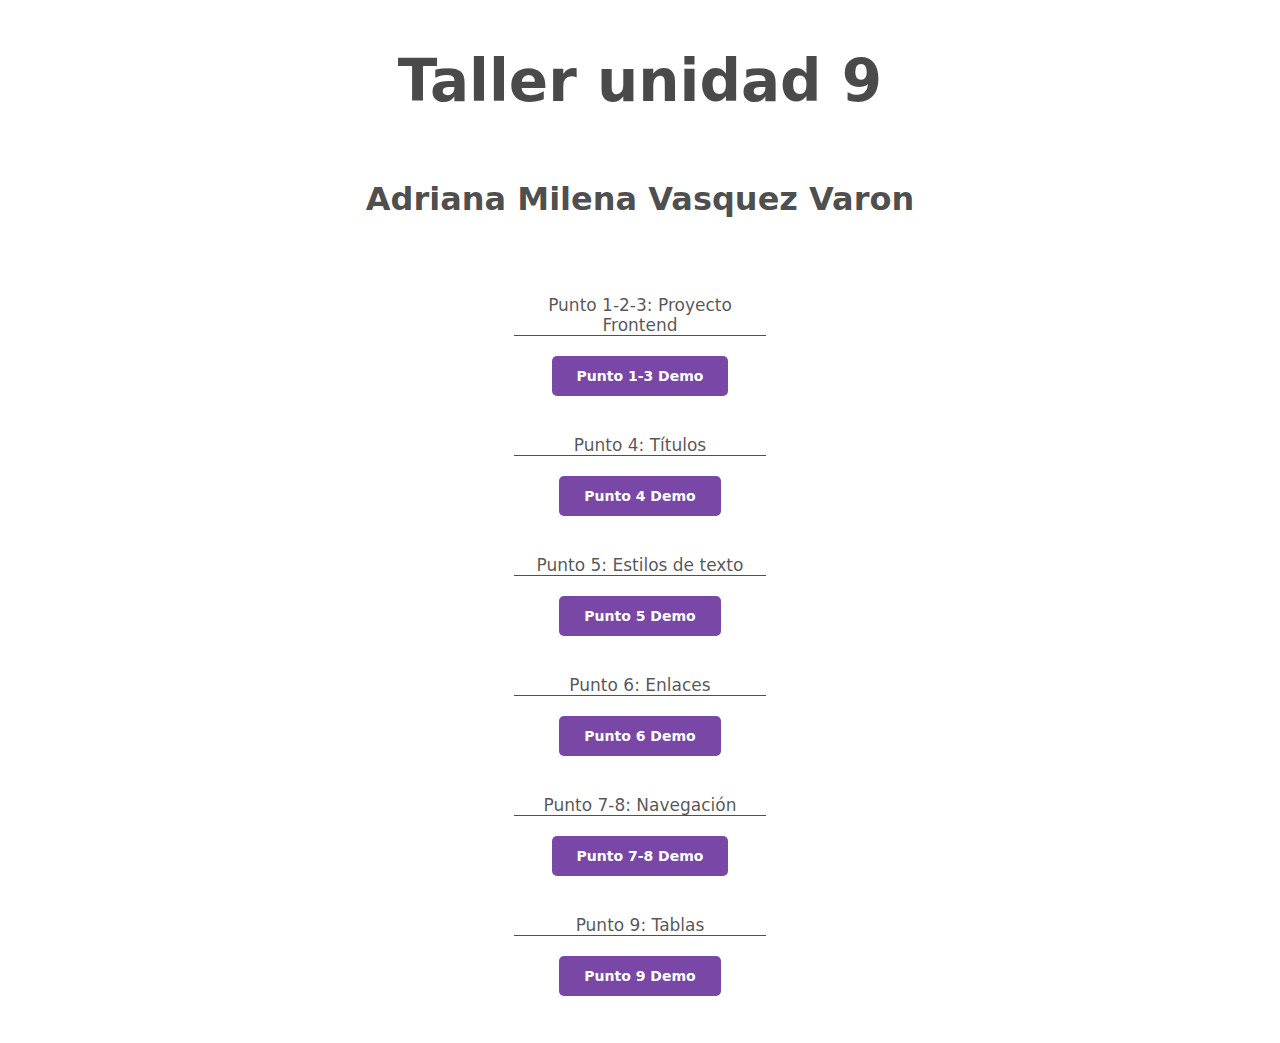
<file: index.html>
<!DOCTYPE html>
<html lang="en">
<head>
  <meta charset="UTF-8">
  <meta http-equiv="X-UA-Compatible" content="IE=edge">
  <meta name="viewport" content="width=device-width, initial-scale=1.0">
  <title>Taller 9 </title>
  <link rel="stylesheet" href="./styles/styles.css">
  

</head>
<body> 
  <div>
    <h1 >Taller unidad 9</h1>
    <h2>Adriana Milena Vasquez Varon</h2>
    <nav>
      <ul>
        <li>
          <p>
            Punto 1-2-3: Proyecto Frontend
          </p> 
          <a href="./punto-1-3/index.html">
            Punto 1-3 Demo
          </a>
        </li>
        <li>
          <p>
            Punto 4: Títulos
          </p> 
          <a href="./punto-4/index.html">
            Punto 4 Demo
          </a>
        </li>
        <li>
          <p>
            Punto 5: Estilos de texto
          </p>
          <a href="./punto-5/index.html">
            Punto 5 Demo
          </a>
        </li>
        <li>
          <p>
            Punto 6: Enlaces
          </p>
          <a href="./punto-6/index.html">
            Punto 6 Demo
          </a>
        </li>
        <li>
          <p>
            Punto 7-8: Navegación
          </p>
          <a href="./punto-7-8/index.html">
            Punto 7-8 Demo
          </a>
        </li>
        <li>
          <p>
            Punto 9: Tablas
          </p>
          <a href="./punto-9/index.html">
            Punto 9 Demo
          </a>
        </li>
      </ul>
    </nav>
  </div> 
</body>
</html>
</file>
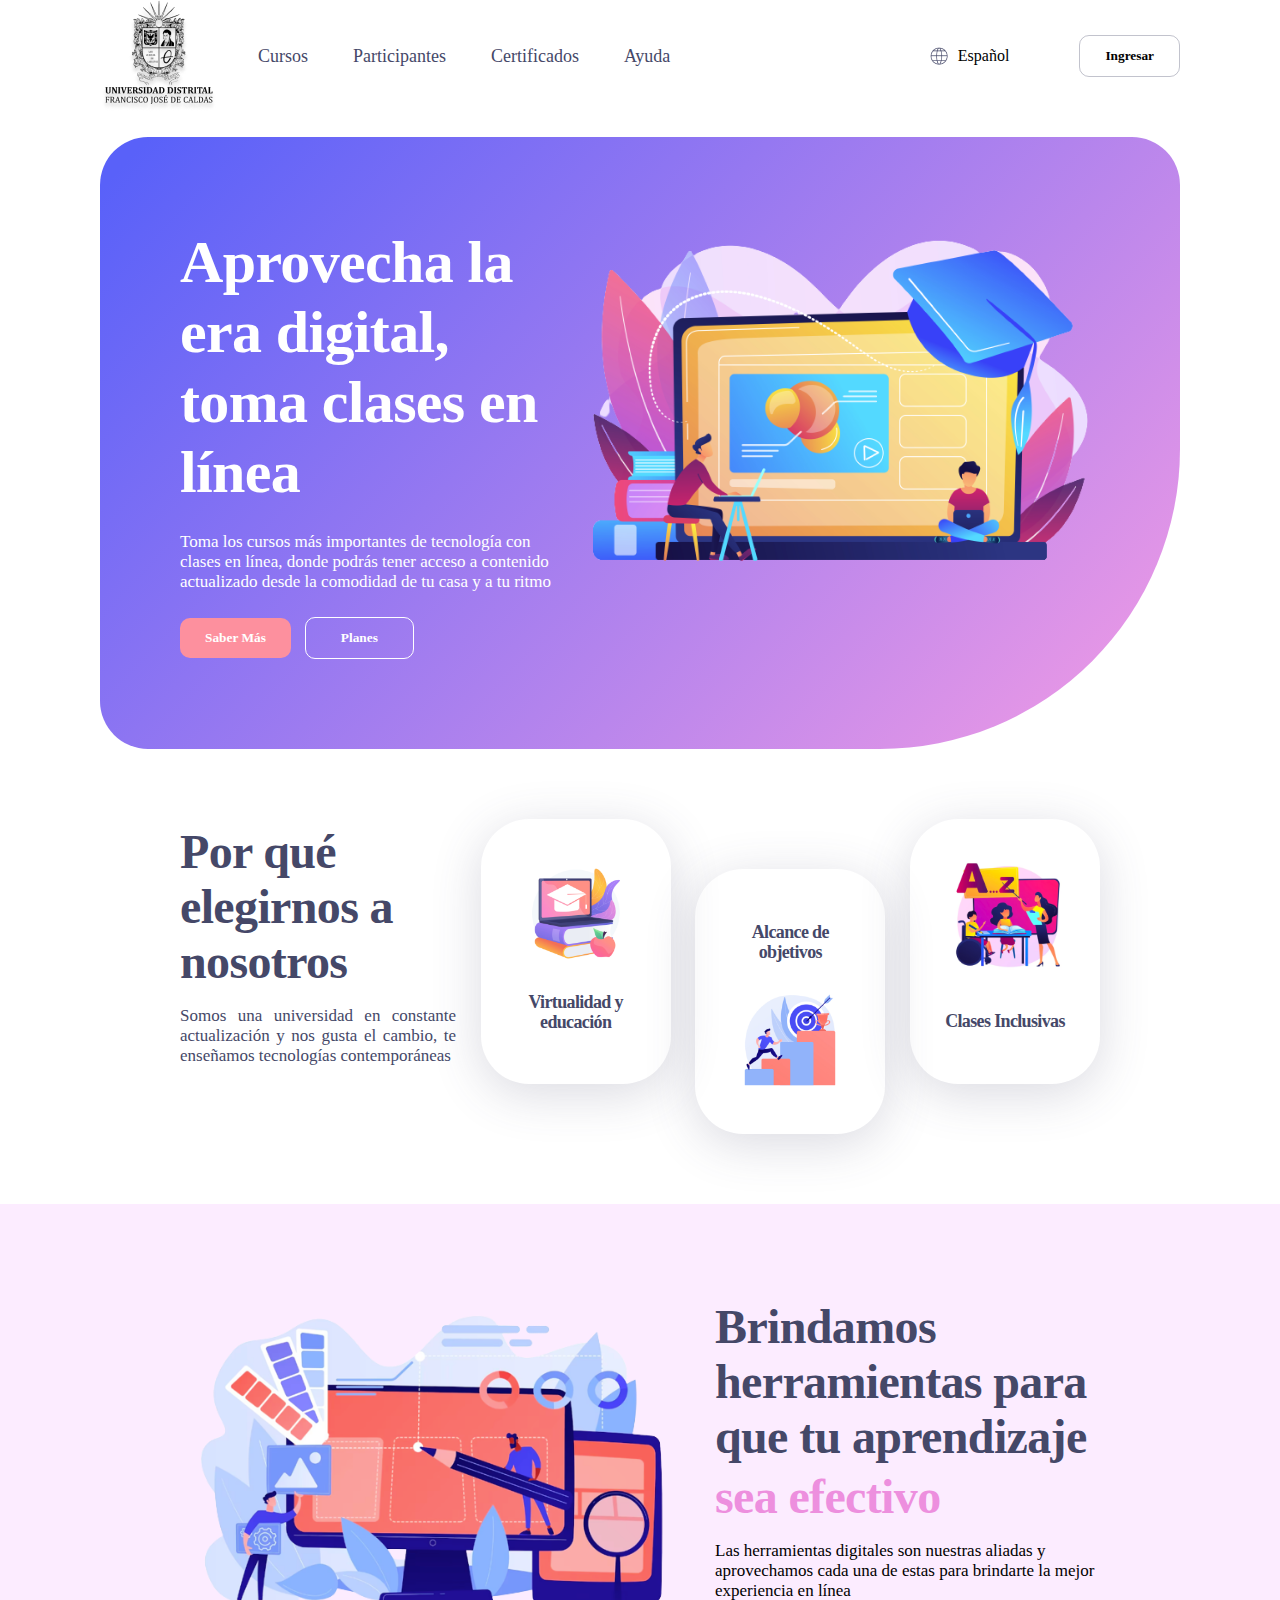
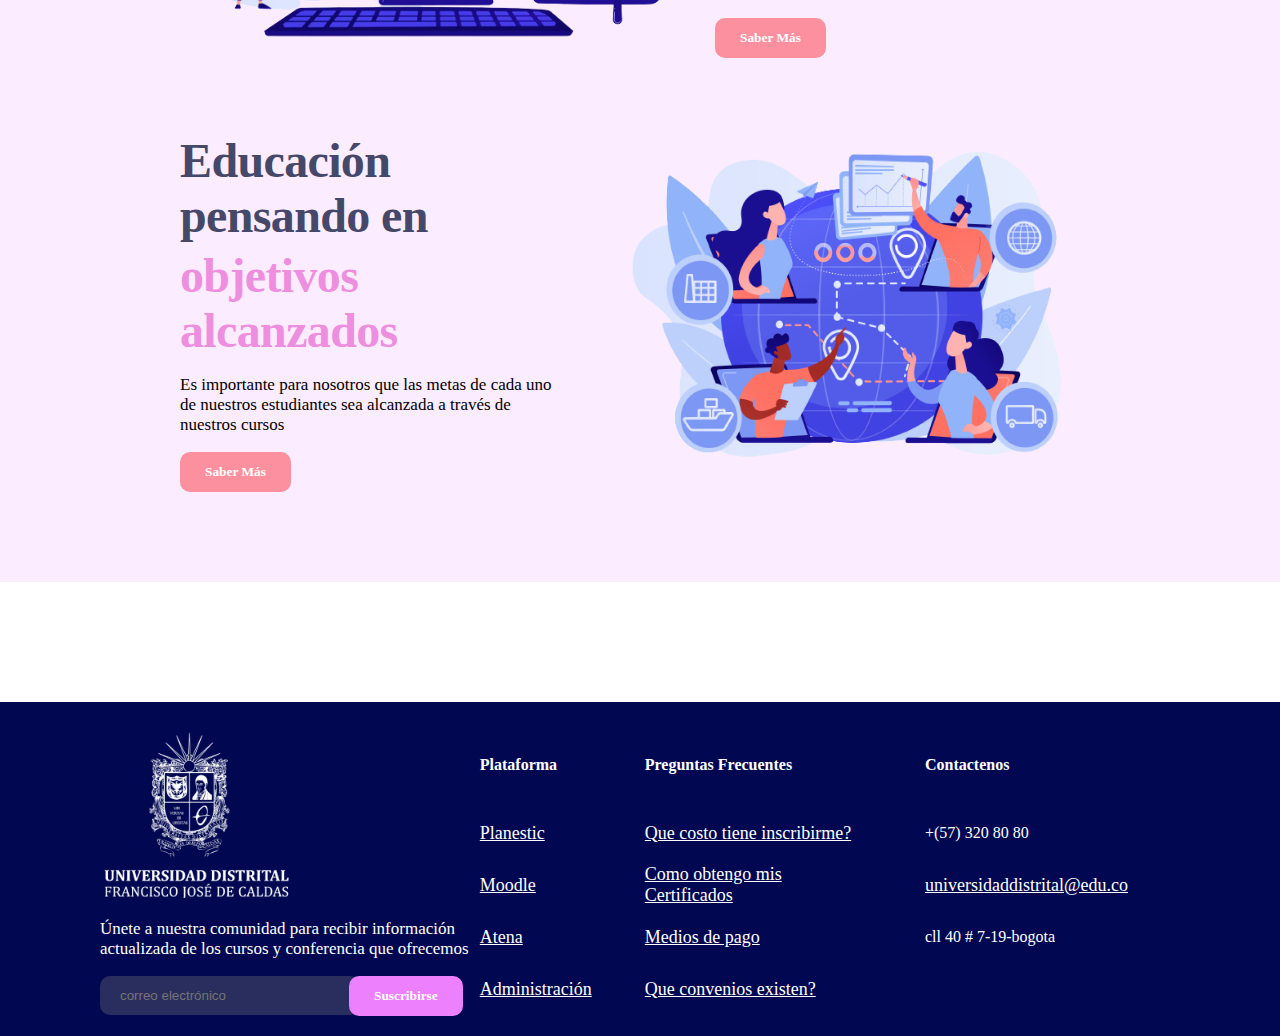
<file: punto-1-3/index.html>
<!DOCTYPE html>
<html lang="en">
  <head>
    <meta charset="UTF-8" />
    <meta http-equiv="X-UA-Compatible" content="IE=edge" />
    <meta name="viewport" content="width=device-width, initial-scale=1.0" />
    <title>UD Atenea Cursos</title>
    <link
      rel="stylesheet"
      href="https://indestructibletype.com/fonts/Jost.css"
      type="text/css"
      charset="utf-8"
    />
    <link rel="stylesheet" href="./styles/global-styles.css" />
    <link rel="stylesheet" href="./styles/header-styles.css" />
    <link rel="stylesheet" href="./styles/banner-styles.css" />
    <link rel="stylesheet" href="./styles/section-1-styles.css" />
    <link rel="stylesheet" href="./styles/section-2-styles.css" />
    <link rel="stylesheet" href="./styles/footer-styles.css" />
  </head>
  <body>
    <header>
      <div class="header__navigation">
        <img src="./public/images/header-logo.png" alt="main-logo" />
        <nav>
          <ul>
            <li><a href="#banner">Cursos</a></li>
            <li><a href="#section-1">Participantes</a></li>
            <li><a href="#section-2">Certificados</a></li>
            <li><a href="#footer">Ayuda</a></li>
          </ul>
        </nav>
      </div>
      <div class="header__settings">
        <div>
          <img src="./public/images/header-word.png" alt="word" />
          <span>Español</span>
        </div>
        <button>Ingresar</button>
      </div>
    </header>
    <main>
      <section id="banner">
        <div>
          <div>
            <h1>Aprovecha la era digital, toma clases en línea</h1>
            <p>
              Toma los cursos más importantes de tecnología con clases en línea,
              donde podrás tener acceso a contenido actualizado desde la
              comodidad de tu casa y a tu ritmo
            </p>
          </div>
          <div>
            <button class="button--orange">Saber Más</button>
            <button class="button--white">Planes</button>
          </div>
        </div>

        <img
          src="./public/images/banner-online.png"
          alt="online-education"
          width="550px"
          height="350px"
        />
      </section>
      <section id="section-1">
        <div class="section-1__info">
          <h2>Por qué elegirnos a nosotros</h2>
          <p>
            Somos una universidad en constante actualización y nos gusta el
            cambio, te enseñamos tecnologías contemporáneas
          </p>
        </div>
        <div class="section-1__card">
          <img
            src="./public/images/section1-education.png"
            alt="education"
            width="120px"
            height="120px"
          />
          <h3>Virtualidad y educación</h3>
        </div>
        <div class="section-1__card section-1__card-dow">
          <h3>Alcance de objetivos</h3>
          <img
            src="./public/images/section1-goals.png"
            alt="goals"
            width="120px"
            height="120px"
          />
        </div>
        <div class="section-1__card">
          <img
            src="./public/images/section1-teach.png"
            alt="teach"
            width="120px"
            height="120px"
          />
          <h3>Clases Inclusivas</h3>
        </div>
      </section>
      <section id="section-2">
        <div class="section-2__info">
          <img
            src="./public/images/section2-tools.png"
            alt="tools"
            width="500px"
            height="350px"
          />
          <div>
            <h2>Brindamos herramientas para que tu aprendizaje</h2>
            <h2 class="section-2__bub-pink">sea efectivo</h2>
            <p>
              Las herramientas digitales son nuestras aliadas y aprovechamos
              cada una de estas para brindarte la mejor experiencia en línea
            </p>
            <button class="button--orange">Saber Más</button>
          </div>
        </div>
        <div class="section-2__info">
          <div>
            <h2>Educación pensando en</h2>
            <h2 class="section-2__bub-pink">objetivos alcanzados</h2>
            <p>
              Es importante para nosotros que las metas de cada uno de nuestros
              estudiantes sea alcanzada a través de nuestros cursos
            </p>
            <button class="button--orange">Saber Más</button>
          </div>
          <img
            src="./public/images/section2-goals.png"
            alt="goals"
            width="500px"
            height="350px"
          />
        </div>
      </section>
    </main>
    <footer id="footer">
      <div class="footer__info">
        <img
          src="./public/images/footer-logo.png"
          alt="footer-logo"
          width="200px"
          height="175px"
        />
        <div>
          <p>
            Únete a nuestra comunidad para recibir información actualizada de
            los cursos y conferencia que ofrecemos
          </p>
          <form method="post">
            <input
              id="email"
              type="email"
              name="user_name"
              placeholder="correo electrónico"
            />
            <button class="button--pink">Suscribirse</button>
          </form>
        </div>
      </div>
      <div>
        <table>
          <tr>
            <th>Plataforma</th>
            <th>Preguntas Frecuentes</th>
            <th>Contactenos</th>
          </tr>
          <tr>
            <td><a href="">Planestic</a></td>
            <td><a href="">Que costo tiene inscribirme?</a></td>
            <td>+(57) 320 80 80</td>
          </tr>
          <tr>
            <td><a href="">Moodle</a></td>
            <td><a href="">Como obtengo mis Certificados</a></td>
            <td><a href="">universidaddistrital@edu.co</a></td>
          </tr>
          <tr>
            <td><a href="">Atena</a></td>
            <td><a href="">Medios de pago</a></td>
            <td>cll 40 # 7-19-bogota</td>
          </tr>
          <tr>
            <td><a href="">Administración</a></td>
            <td><a href="">Que convenios existen?</a></td>
          </tr>
        </table>
      </div>
    </footer>
  </body>
</html>
</file>
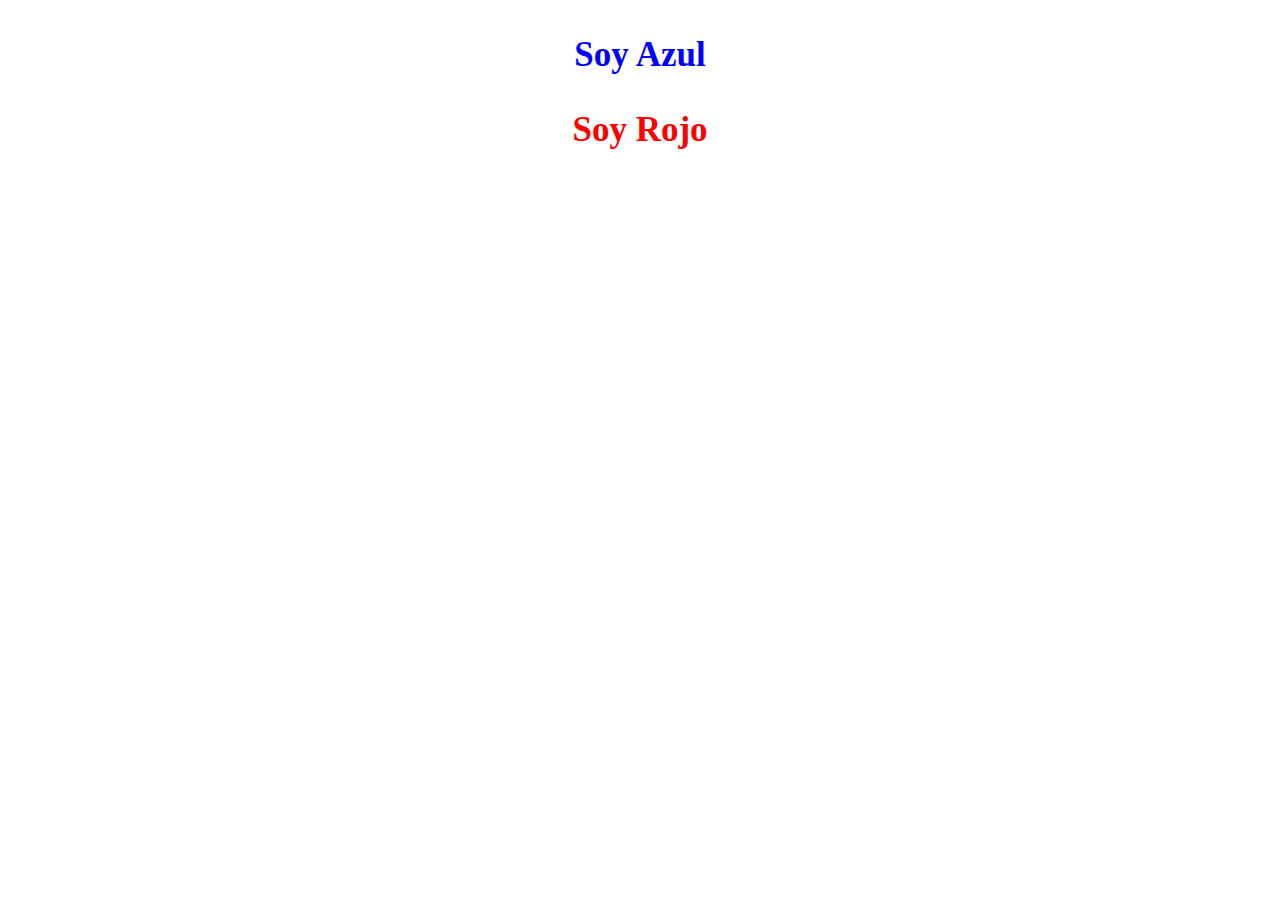
<file: punto-4/index.html>
<!DOCTYPE html>
<html lang="en">
<head>
    <meta charset="UTF-8" />
    <meta http-equiv="X-UA-Compatible" content="IE=edge" />
    <meta name="viewport" content="width=device-width, initial-scale=1.0" />
    <title>Punto-4</title>
    <link rel="stylesheet" href="./styles/text-styles.css.css" />
</head>
<body>
    <h3 class="text-blue">Soy Azul</h3>
    <h3 class="text-red">Soy Rojo</h3>
</body>
</html>
</file>
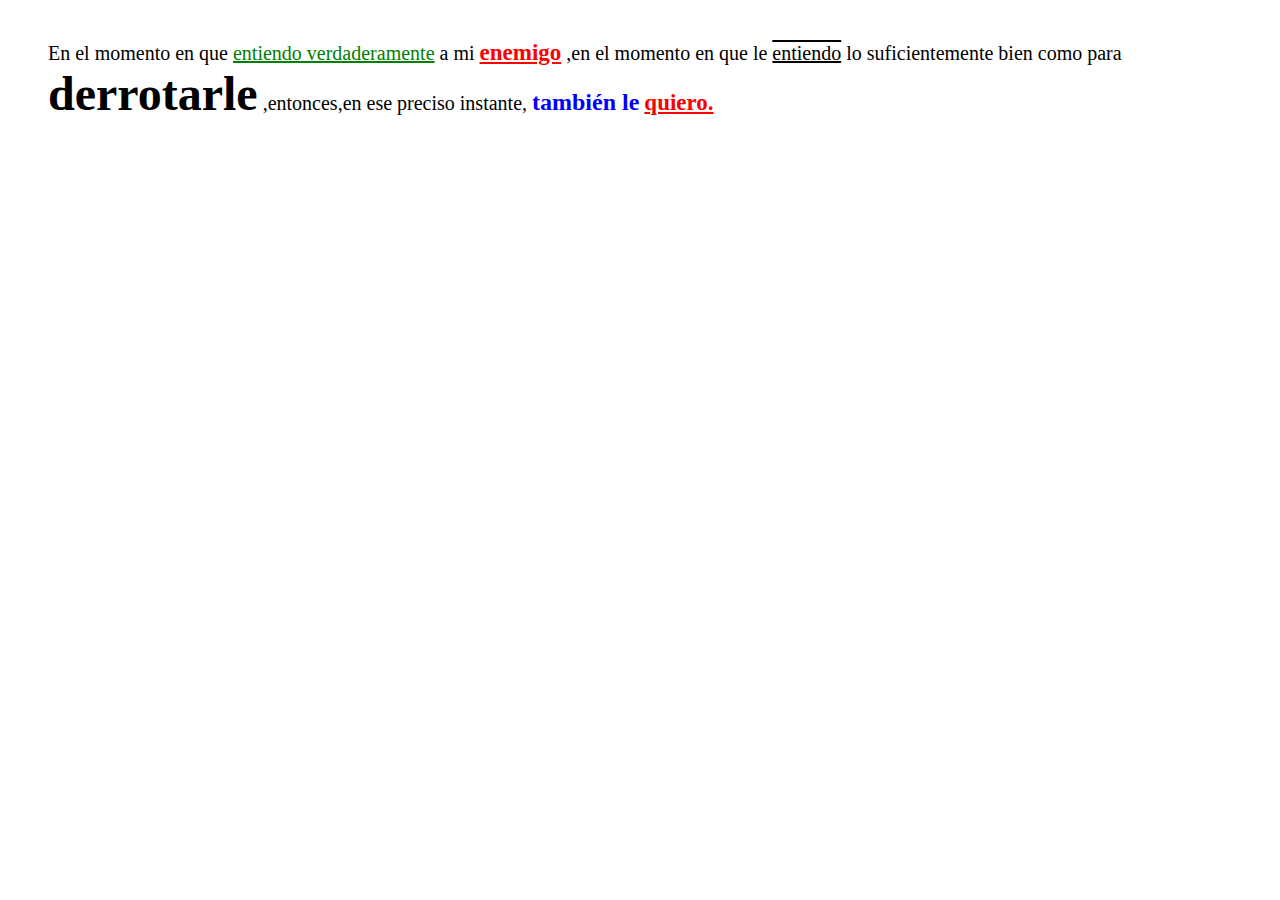
<file: punto-5/index.html>
<!DOCTYPE html>
<html lang="en">
  <head>
    <meta charset="UTF-8" />
    <meta http-equiv="X-UA-Compatible" content="IE=edge" />
    <meta name="viewport" content="width=device-width, initial-scale=1.0" />
    <title>punto 5</title>
    <link rel="stylesheet" href="./styles/parrafo-styles.css" />
</head>
<body>
    <p>
    <span>En el momento en que </span> 
    <u class="green">entiendo verdaderamente</u>
    <span>a mi</span>
    <b class="red">enemigo</b>
    <span>,en el momento en que le </span>
    <u class="underline">entiendo</u>
    <span>lo suficientemente bien como para </span>
    <strong class="negrilla">derrotarle</strong>
    <span>,entonces,en ese preciso instante,</span>
    <strong class="blue">también le</strong>
    <strong class="red">quiero.</strong>

   
    </p>
</body>
</html>
</file>
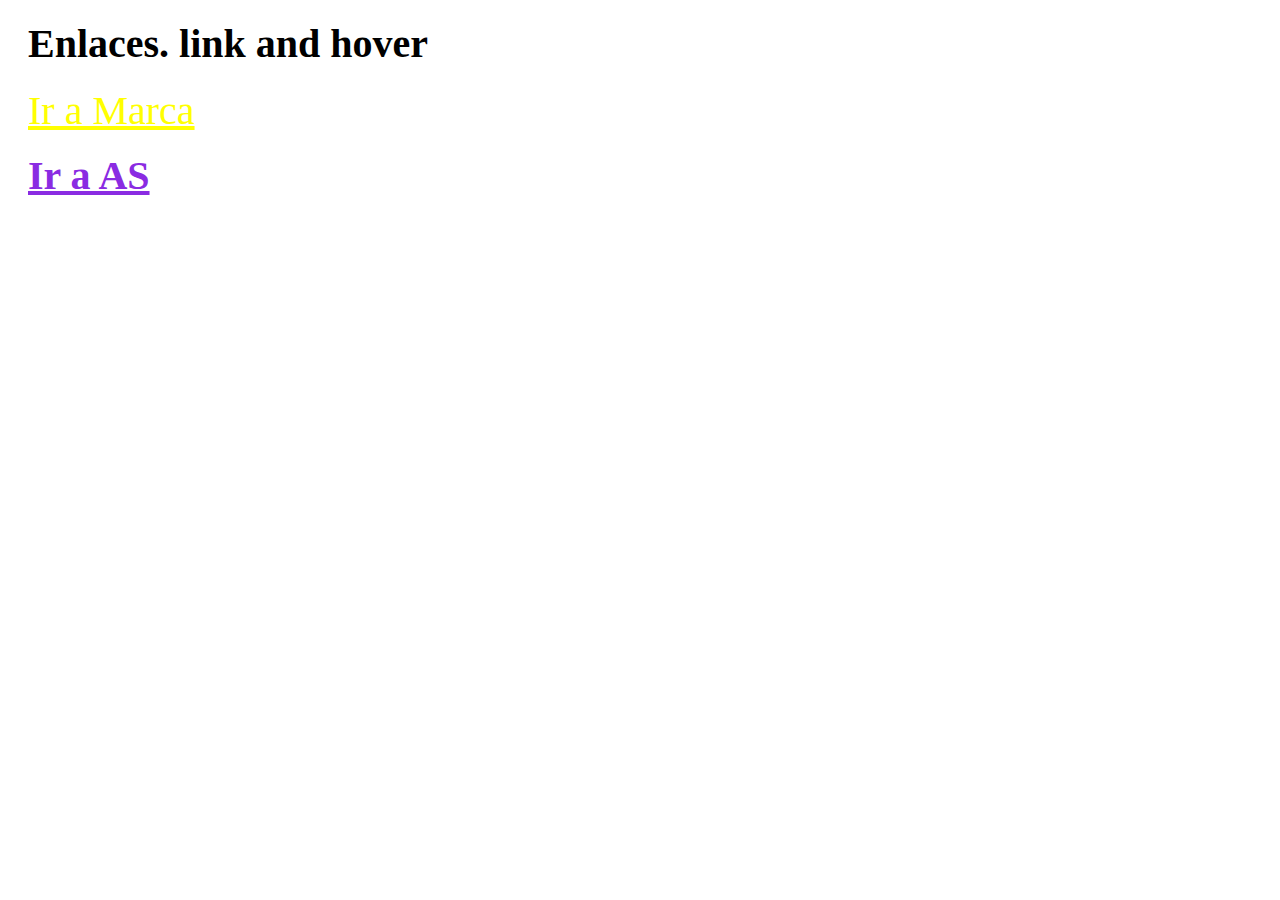
<file: punto-6/index.html>
<!DOCTYPE html>
<html lang="en">
<head>
    <meta charset="UTF-8">
    <meta http-equiv="X-UA-Compatible" content="IE=edge">
    <meta name="viewport" content="width=device-width, initial-scale=1.0">
    <title>Punto-6</title>
    <link rel="stylesheet" href="./styles/letter.css">
</head>
<body>
    <strong>Enlaces. link  and hover</strong>
    <u class="yellow">Ir a Marca</u><br><br>
    <u class="purple"> Ir a AS</u> 
    
    
</body>
</html>
</file>
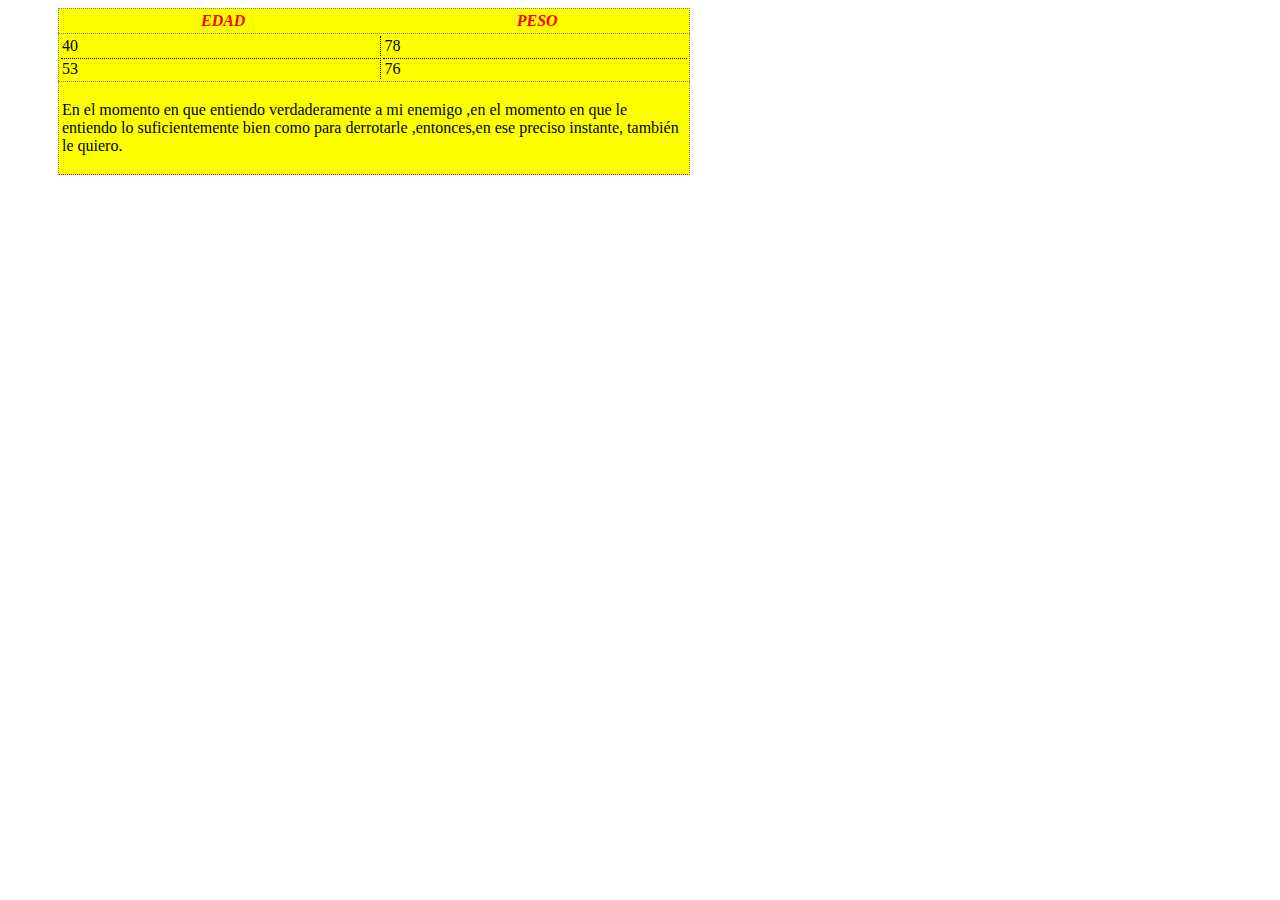
<file: punto-9/index.html>
<!DOCTYPE html>
<html lang="en">
  <head>
    <meta charset="UTF-8" />
    <meta http-equiv="X-UA-Compatible" content="IE=edge" />
    <meta name="viewport" content="width=device-width, initial-scale=1.0" />
    <title>punto 9</title>
    <link rel="stylesheet" href="./styles/tabla-2.css" />
  </head>
  <body>
    <header>
      <table class="borde1">
        <tr>
          <th><i class="red1">EDAD</i></th>
          <th><i class="red2">PESO</i></th>
        </tr>
      </table>
    </header>
    <main>
      <table class="borde2">
        <tr>
          <td class="borde4">40</td>
          <td>78</td>
        </tr>
        <tr>
          <td class="borde5 arriba">53</td>
          <td class="borde6 arriba1">76</td>
        </tr>
      </table>
    </main>
    <footer>
      <table class="sin_borde">
        <td>
          <p>
            En el momento en que entiendo verdaderamente a mi enemigo ,en el
            momento en que le entiendo lo suficientemente bien como para
            derrotarle ,entonces,en ese preciso instante, también le quiero.
          </p>
        </td>
      </table>
    </footer>
  </body>
</html>
</file>
<file: styles/styles.css>
body {
  text-align: center;
  color: #000000b5;
  font-family: system-ui, -apple-system;
}

body,
div {
  display: flex;
  justify-content: center;
  align-items: center;
}

div {
  flex-direction: column;
  width: 50%;
  height: 50%;
  text-align: center;
  
}


h1 {
 
  font-size: 58px;
}

h2 {
  font-size: 32px;
}

nav {
  width: 40%;
}

ul {
  padding: 0;
  text-align: center;
  list-style: none;
}

li {
  margin: 50px 0;
}

p {
  margin: 40px 0 30px;
  color: #000000ae;
  font-size: 17px;
  border-bottom: 1px solid;
}

a {
  padding: 12px 25px;
  color: #ffffff;
  background-color: #68319ce2;
  border: none;
  border-radius: 5px;
  font-family: system-ui, -apple-system;
  font-size: 14px;
  font-weight: bold;
  text-decoration: none;
  cursor: pointer;
}

a:hover {
  background-color: #5bb610e2;
}
</file>
<file: punto-1-3/styles/global-styles.css>
/*Estilos globales*/
body {
  margin: 0px;
}

a {
  font-family: "Jost";
  font-size: 18px;
}

button {
  padding: 12px 25px;
  font-family: "Jost";
  font-weight: bold;
  border-radius: 10px;
  cursor: pointer;
}
.button--orange {
  margin-right: 10px;
  background-color: #fd909e;
  color: #fff;
  border: none;
}

p {
  font-family: "Jost";
  font-size: 17px;
  font-weight: 300;
}
h2 {
  margin: 5px 0px;
  color: #454868;
  font-family: "Jost";
  font-size: 48px;
  line-height: 55px;
  letter-spacing: -0.64px;
}
</file>
<file: punto-1-3/styles/header-styles.css>
/*Estilos header*/
header {
    display: flex;
    justify-content: space-between;
    margin: 0px 100px;
  }
  .header__navigation {
    display: flex;
    align-items: center;
  }
  .header__navigation nav ul {
    display: flex;
    gap: 45px;
    list-style: none;
  }
  
  .header__navigation nav ul li a {
    text-decoration: none;
    color: #454868;
  }
  .header__settings {
    display: flex;
    gap: 70px;
    align-items: center;
  }
  .header__settings div {
    display: flex;
    align-items: center;
    gap: 10px;
    font-family: "Jost";
    font-size: 16px;
    font-weight: 400;
  }
  .header__settings button {
    background-color: transparent;
    border: 1px solid #45486854;
  }
</file>
<file: punto-1-3/styles/banner-styles.css>
/*Estilos del banner*/

#banner {
  display: flex;
  margin: 25px 100px;
  padding: 90px 80px;
  background: linear-gradient(313.18deg, #ee9ae5 3.28%, #5961f9 97.04%);
  border-radius: 48px 48px 300px 48px;
  gap: 20px;
}
h1 {
  margin: 0px;
  color: #fff;
  font-family: "Jost";
  font-size: 60px;
  font-weight: 600;
  line-height: 70px;
  letter-spacing: -0.64px;
}

#banner p {
  margin: 25px 0px;
  color: #fff;
}
.button--white {
  padding: 12px 35px;
  background-color: transparent;
  color: #fff;
  border: 1px solid #fff;
}
</file>
<file: punto-1-3/styles/section-1-styles.css>
/*Estilos sesion 1*/
#section-1 {
    margin: 50px 100px;
    display: flex;
    justify-content: space-between;
    padding: 20px 80px;
  }
  .section-1__info {
    width: 30%;
  }
  
  .section-1__info p {
    color: #454868;
    text-align: justify;
  }
  .section-1__card {
    display: flex;
    flex-direction: column;
    height: 195px;
    justify-content: space-between;
    align-items: center;
    padding: 35px;
    border-radius: 48px;
    box-shadow: 0px 10px 50px #45486833;
    width: min-content;
  }

  .section-1__card-dow{

    margin-top: 50px;
  }
  .section-1__card h3 {
    font-family: "Jost";
    color: #454868;
    font-size: 18px;
    text-align: center;
    line-height: 20px;
    letter-spacing: -0.64px;
  }
</file>
<file: punto-1-3/styles/section-2-styles.css>
#section-2 {
  padding: 20px 180px;
  background: #ed80fd26;
}
.section-2__info {
  display: flex;
  margin: 70px 0px;
  gap: 35px;
}

.section-2__bub-pink {
  color: #ed8fde;
}
</file>
<file: punto-1-3/styles/footer-styles.css>
#footer{
    display: flex;
    margin-top: 120px;
    background-color:  #010851;
    color: #fff;
    padding: 20px 100px;
    justify-content: space-between;
    align-items: center;
    
}
.footer__info{
    width: 35%;
}

input{
    width: 220px;
    padding: 12px 20px;
    margin-right: -15px;
    border: none;
    border-radius: 10px;
    background-color: #45486899;

}
.button--pink{
    background-color: #ED80FD;
    color: #fff;
    border: none;
}
table{
    font-family: "Jost";
    text-align:left;

}
/*tablas*/
tr{
    height: 50px;
}
/*encabezados*/
th{
    height: 80px;
}
/*columnas*/
td{
    padding-right: 50px;
}

td a {
    color: #fff;

}
</file>
<file: punto-4/styles/text-styles.css.css>
body{
    margin: 0px;
}
h3 {
display: flex;
justify-content:center;
text-align:center;
font-size: 35px;
font-weight: bold;



}
.text-blue {
color: blue;


}

.text-red {
color: red;


}
/*falta centarlo*/
</file>
<file: punto-5/styles/parrafo-styles.css>
p {
  margin: 40px ;
  justify-content: center;
   font-size: 20px;

}
.green {
  color: green;
}
.red {
  color: red;
  font-weight: bold;
}
.underline {
  text-decoration: underline overline;
}
.negrilla{
    font-size:xxx-large; 
}
.blue{
    color: blue;
    font-size: larger;
}
.red{
    color: red;  
    text-decoration: underline;
    font-size: 23px;   
 
}
</file>
<file: punto-6/styles/letter.css>
strong{
    display: flex;
    font-size: 40px;
    margin: 20px 20px;
}

.yellow{
    color: yellow;
    font-size: 40px;
    margin: 20px 20px;  

}
.purple{
    color: blueviolet;
    font-size: 40px;
    margin: 20px 20px;
    font-weight: bold;
     
}
</file>
<file: punto-9/styles/tabla-2.css>
table {
  width: 50%;
  margin: 0px 50px;
  background-color: yellow;
  border-style: dotted;
  border-width: 1px;
}
header {
  border-bottom-color: black;
}
main {
  border-bottom-color: black;
}

.red1 {
  color: red;
}

.red2 {
  color: red;
}

.sin_borde {
  border-bottom-color: red;
}
.borde1 {
  border-bottom: 0;
}
.borde2 {
  border-bottom: none;
}
.borde3 {
  border-right: 1px dotted;
}
.borde4 {
  border-right: 1px dotted;
}
.borde6 {

  border-top: 1px dotted;

}
.borde5 {
  border-right: 1px dotted;
  border-top:1px dotted ;
}
</file>
